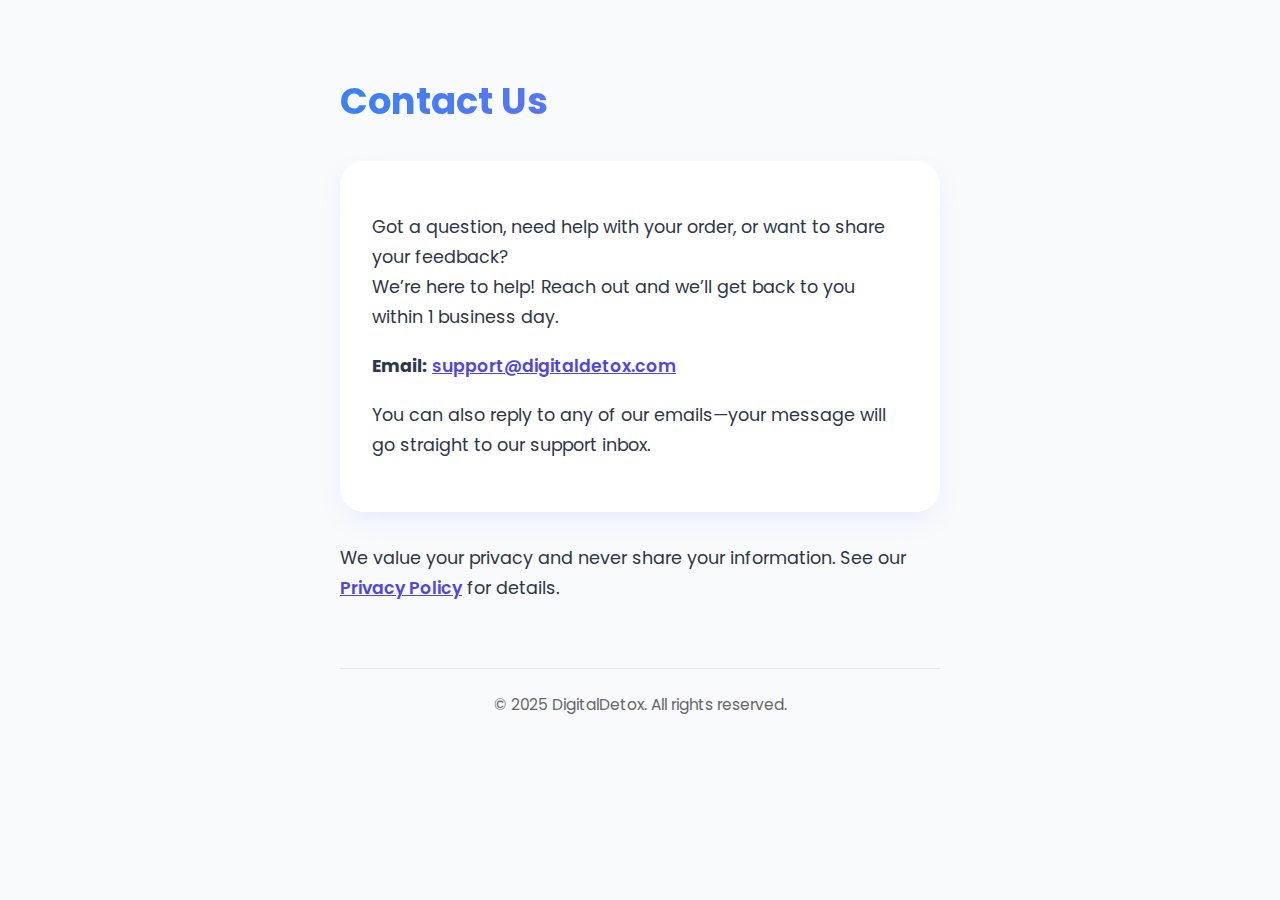
<file: Contact.html>
<!DOCTYPE html>
<html lang="en">
<head>
    <meta charset="UTF-8">
    <meta name="viewport" content="width=device-width, initial-scale=1.0">
    <title>Contact Us | DigitalDetox</title>
    <link href="https://fonts.googleapis.com/css2?family=Poppins:wght@400;600;700&display=swap" rel="stylesheet">
    <style>
        body {
            font-family: 'Poppins', sans-serif;
            background-color: #f8fafc;
            color: #22223b;
            margin: 0;
            padding: 0;
        }
        .container {
            max-width: 600px;
            margin: 0 auto;
            padding: 3rem 1rem 4rem 1rem;
        }
        h1 {
            background: linear-gradient(90deg, #3b82f6, #8b5cf6);
            -webkit-background-clip: text;
            background-clip: text;
            color: transparent;
            font-size: 2.3rem;
            font-weight: 700;
            margin-bottom: 1.2rem;
        }
        p {
            color: #2d3748;
            font-size: 1.1rem;
            line-height: 1.7;
            margin-bottom: 1.2rem;
        }
        .email-link {
            color: #4f46e5;
            font-weight: 600;
            text-decoration: underline;
            font-size: 1.08rem;
        }
        .footer {
            text-align: center;
            color: #666;
            font-size: 0.97rem;
            margin-top: 4rem;
            border-top: 1px solid #e5e7eb;
            padding-top: 1.5rem;
        }
        .contact-card {
            background: #fff;
            padding: 2.2rem 2rem 2rem 2rem;
            border-radius: 1.5rem;
            box-shadow: 0 10px 25px -7px #a5b4fc40;
            margin-top: 2rem;
            margin-bottom: 2rem;
        }
    </style>
</head>
<body>
    <div class="container">
        <h1>Contact Us</h1>
        <div class="contact-card">
            <p>
                Got a question, need help with your order, or want to share your feedback?<br>
                We’re here to help! Reach out and we’ll get back to you within 1 business day.
            </p>
            <p>
                <strong>Email:</strong>
                <a class="email-link" href="mailto:support@digitaldetox.com">support@digitaldetox.com</a>
            </p>
            <p>
                You can also reply to any of our emails—your message will go straight to our support inbox.
            </p>
        </div>
        <p>We value your privacy and never share your information. See our <a class="email-link" href="/privacy-policy.html">Privacy Policy</a> for details.</p>
        <div class="footer">
            &copy; 2025 DigitalDetox. All rights reserved.
        </div>
    </div>
</body>
</html>
</file>
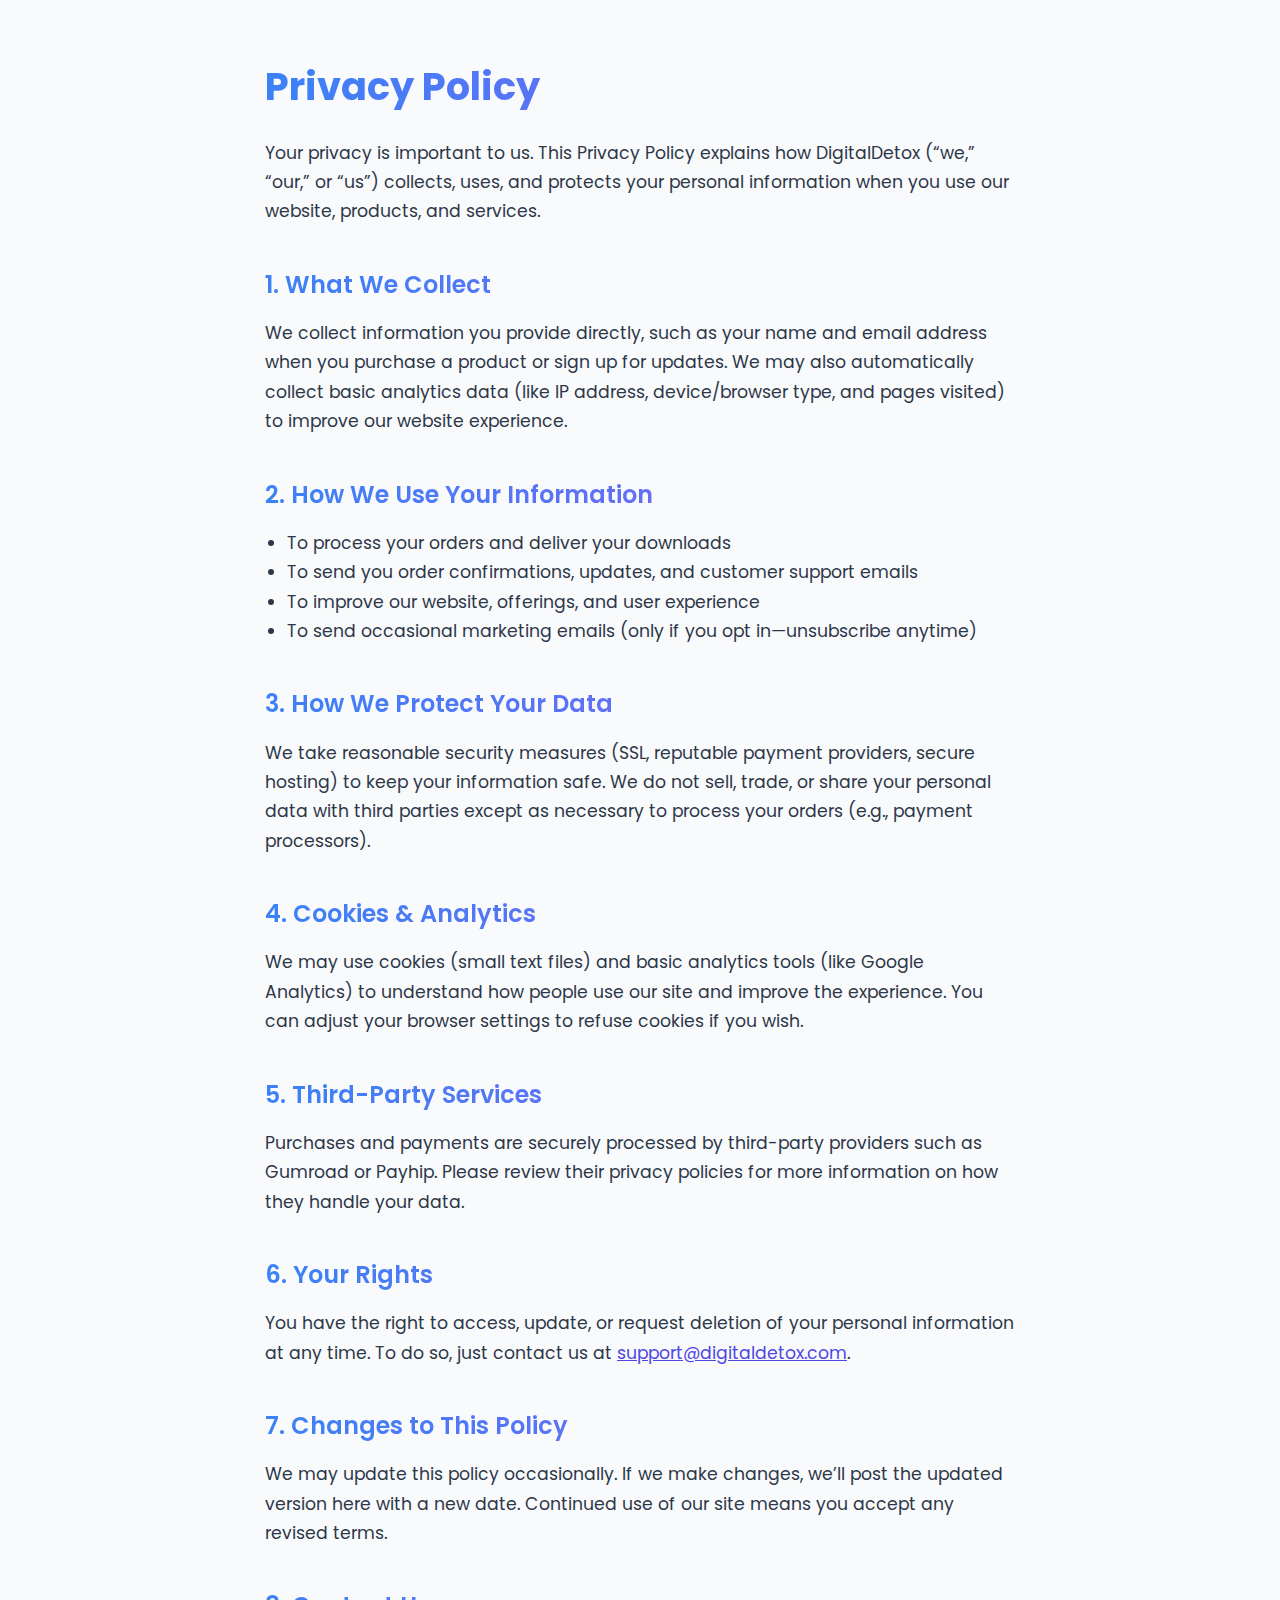
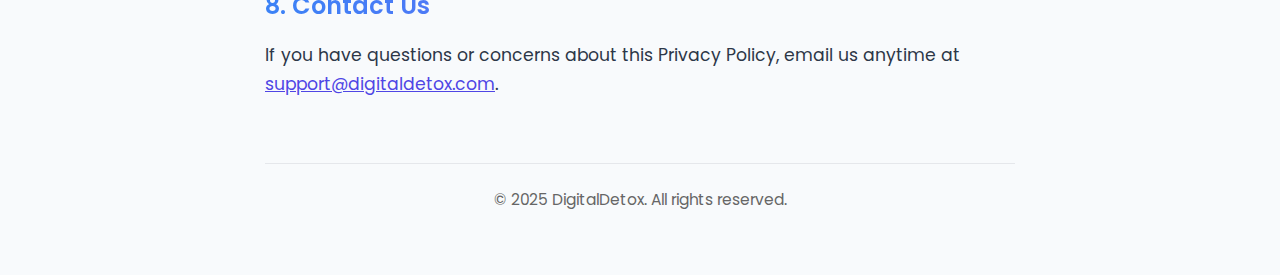
<file: privacy.html>
<!DOCTYPE html>
<html lang="en">
<head>
    <meta charset="UTF-8">
    <meta name="viewport" content="width=device-width, initial-scale=1.0">
    <title>Privacy Policy | DigitalDetox</title>
    <link href="https://fonts.googleapis.com/css2?family=Poppins:wght@400;600;700&display=swap" rel="stylesheet">
    <style>
        body {
            font-family: 'Poppins', sans-serif;
            background-color: #f8fafc;
            color: #22223b;
            margin: 0;
            padding: 0;
        }
        .container {
            max-width: 750px;
            margin: 0 auto;
            padding: 2rem 1rem 4rem 1rem;
        }
        h1, h2, h3 {
            background: linear-gradient(90deg, #3b82f6, #8b5cf6);
            -webkit-background-clip: text;
            background-clip: text;
            color: transparent;
        }
        h1 {
            font-size: 2.4rem;
            font-weight: 700;
            margin-bottom: 1.5rem;
        }
        h2 {
            font-size: 1.5rem;
            margin-top: 2.5rem;
            margin-bottom: 1rem;
            font-weight: 600;
        }
        h3 {
            font-size: 1.1rem;
            margin-top: 2rem;
            margin-bottom: 0.75rem;
            font-weight: 500;
        }
        p, ul {
            color: #2d3748;
            font-size: 1.08rem;
            line-height: 1.7;
            margin-bottom: 1rem;
        }
        ul {
            padding-left: 1.4rem;
        }
        a {
            color: #4f46e5;
            text-decoration: underline;
        }
        .footer {
            text-align: center;
            color: #666;
            font-size: 0.97rem;
            margin-top: 4rem;
            border-top: 1px solid #e5e7eb;
            padding-top: 1.5rem;
        }
    </style>
</head>
<body>
    <div class="container">
        <h1>Privacy Policy</h1>
        <p>Your privacy is important to us. This Privacy Policy explains how DigitalDetox (“we,” “our,” or “us”) collects, uses, and protects your personal information when you use our website, products, and services.</p>
        
        <h2>1. What We Collect</h2>
        <p>We collect information you provide directly, such as your name and email address when you purchase a product or sign up for updates. We may also automatically collect basic analytics data (like IP address, device/browser type, and pages visited) to improve our website experience.</p>
        
        <h2>2. How We Use Your Information</h2>
        <ul>
            <li>To process your orders and deliver your downloads</li>
            <li>To send you order confirmations, updates, and customer support emails</li>
            <li>To improve our website, offerings, and user experience</li>
            <li>To send occasional marketing emails (only if you opt in—unsubscribe anytime)</li>
        </ul>
        
        <h2>3. How We Protect Your Data</h2>
        <p>We take reasonable security measures (SSL, reputable payment providers, secure hosting) to keep your information safe. We do not sell, trade, or share your personal data with third parties except as necessary to process your orders (e.g., payment processors).</p>
        
        <h2>4. Cookies & Analytics</h2>
        <p>We may use cookies (small text files) and basic analytics tools (like Google Analytics) to understand how people use our site and improve the experience. You can adjust your browser settings to refuse cookies if you wish.</p>
        
        <h2>5. Third-Party Services</h2>
        <p>Purchases and payments are securely processed by third-party providers such as Gumroad or Payhip. Please review their privacy policies for more information on how they handle your data.</p>
        
        <h2>6. Your Rights</h2>
        <p>You have the right to access, update, or request deletion of your personal information at any time. To do so, just contact us at <a href="mailto:support@digitaldetox.com">support@digitaldetox.com</a>.</p>
        
        <h2>7. Changes to This Policy</h2>
        <p>We may update this policy occasionally. If we make changes, we’ll post the updated version here with a new date. Continued use of our site means you accept any revised terms.</p>
        
        <h2>8. Contact Us</h2>
        <p>If you have questions or concerns about this Privacy Policy, email us anytime at <a href="mailto:support@digitaldetox.com">support@digitaldetox.com</a>.</p>
        
        <div class="footer">
            &copy; 2025 DigitalDetox. All rights reserved.
        </div>
    </div>
</body>
</html>
</file>
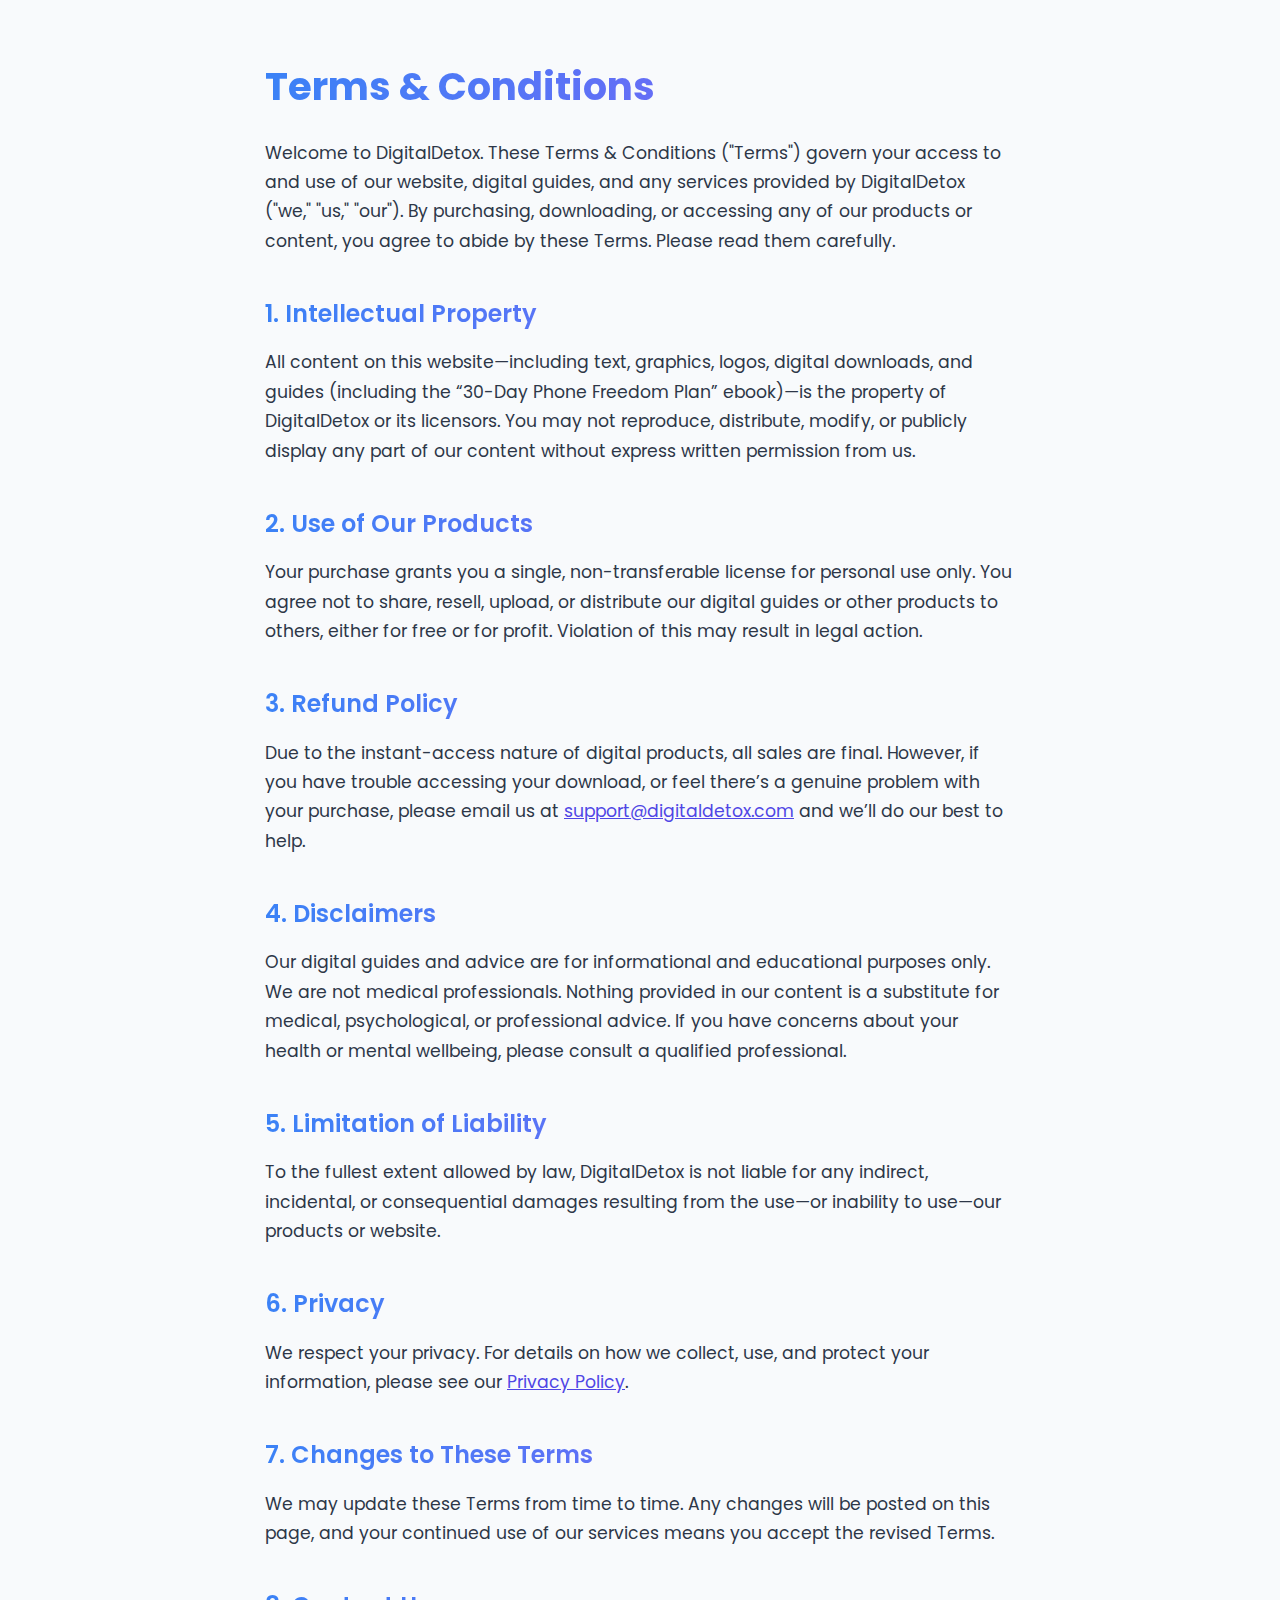
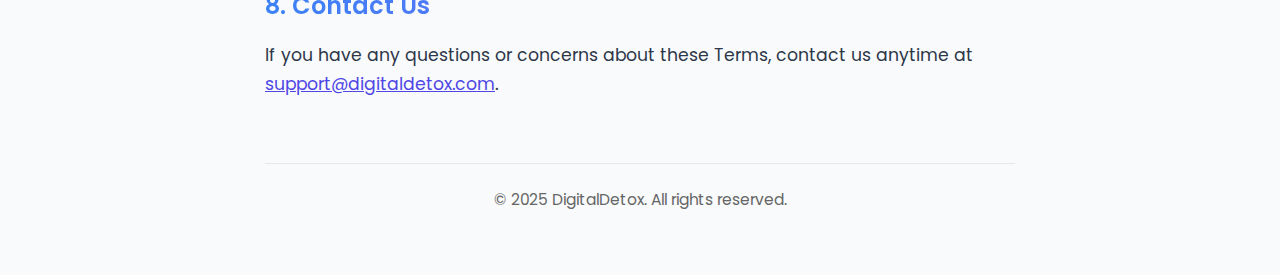
<file: terms-and-conditions.html>
<!DOCTYPE html>
<html lang="en">
<head>
    <meta charset="UTF-8">
    <meta name="viewport" content="width=device-width, initial-scale=1.0">
    <title>Terms & Conditions | DigitalDetox</title>
    <link href="https://fonts.googleapis.com/css2?family=Poppins:wght@400;600;700&display=swap" rel="stylesheet">
    <style>
        body {
            font-family: 'Poppins', sans-serif;
            background-color: #f8fafc;
            color: #22223b;
            margin: 0;
            padding: 0;
        }
        .container {
            max-width: 750px;
            margin: 0 auto;
            padding: 2rem 1rem 4rem 1rem;
        }
        h1, h2, h3 {
            background: linear-gradient(90deg, #3b82f6, #8b5cf6);
            -webkit-background-clip: text;
            background-clip: text;
            color: transparent;
        }
        h1 {
            font-size: 2.4rem;
            font-weight: 700;
            margin-bottom: 1.5rem;
        }
        h2 {
            font-size: 1.5rem;
            margin-top: 2.5rem;
            margin-bottom: 1rem;
            font-weight: 600;
        }
        h3 {
            font-size: 1.1rem;
            margin-top: 2rem;
            margin-bottom: 0.75rem;
            font-weight: 500;
        }
        p, ul {
            color: #2d3748;
            font-size: 1.08rem;
            line-height: 1.7;
            margin-bottom: 1rem;
        }
        ul {
            padding-left: 1.4rem;
        }
        a {
            color: #4f46e5;
            text-decoration: underline;
        }
        .footer {
            text-align: center;
            color: #666;
            font-size: 0.97rem;
            margin-top: 4rem;
            border-top: 1px solid #e5e7eb;
            padding-top: 1.5rem;
        }
    </style>
</head>
<body>
    <div class="container">
        <h1>Terms & Conditions</h1>
        <p>Welcome to DigitalDetox. These Terms & Conditions ("Terms") govern your access to and use of our website, digital guides, and any services provided by DigitalDetox ("we," "us," "our"). By purchasing, downloading, or accessing any of our products or content, you agree to abide by these Terms. Please read them carefully.</p>
        
        <h2>1. Intellectual Property</h2>
        <p>All content on this website—including text, graphics, logos, digital downloads, and guides (including the “30-Day Phone Freedom Plan” ebook)—is the property of DigitalDetox or its licensors. You may not reproduce, distribute, modify, or publicly display any part of our content without express written permission from us.</p>
        
        <h2>2. Use of Our Products</h2>
        <p>Your purchase grants you a single, non-transferable license for personal use only. You agree not to share, resell, upload, or distribute our digital guides or other products to others, either for free or for profit. Violation of this may result in legal action.</p>
        
        <h2>3. Refund Policy</h2>
        <p>Due to the instant-access nature of digital products, all sales are final. However, if you have trouble accessing your download, or feel there’s a genuine problem with your purchase, please email us at <a href="mailto:support@digitaldetox.com">support@digitaldetox.com</a> and we’ll do our best to help.</p>
        
        <h2>4. Disclaimers</h2>
        <p>Our digital guides and advice are for informational and educational purposes only. We are not medical professionals. Nothing provided in our content is a substitute for medical, psychological, or professional advice. If you have concerns about your health or mental wellbeing, please consult a qualified professional.</p>
        
        <h2>5. Limitation of Liability</h2>
        <p>To the fullest extent allowed by law, DigitalDetox is not liable for any indirect, incidental, or consequential damages resulting from the use—or inability to use—our products or website.</p>
        
        <h2>6. Privacy</h2>
        <p>We respect your privacy. For details on how we collect, use, and protect your information, please see our <a href="/privacy-policy.html">Privacy Policy</a>.</p>
        
        <h2>7. Changes to These Terms</h2>
        <p>We may update these Terms from time to time. Any changes will be posted on this page, and your continued use of our services means you accept the revised Terms.</p>
        
        <h2>8. Contact Us</h2>
        <p>If you have any questions or concerns about these Terms, contact us anytime at <a href="mailto:support@digitaldetox.com">support@digitaldetox.com</a>.</p>
        
        <div class="footer">
            &copy; 2025 DigitalDetox. All rights reserved.
        </div>
    </div>
</body>
</html>
</file>
